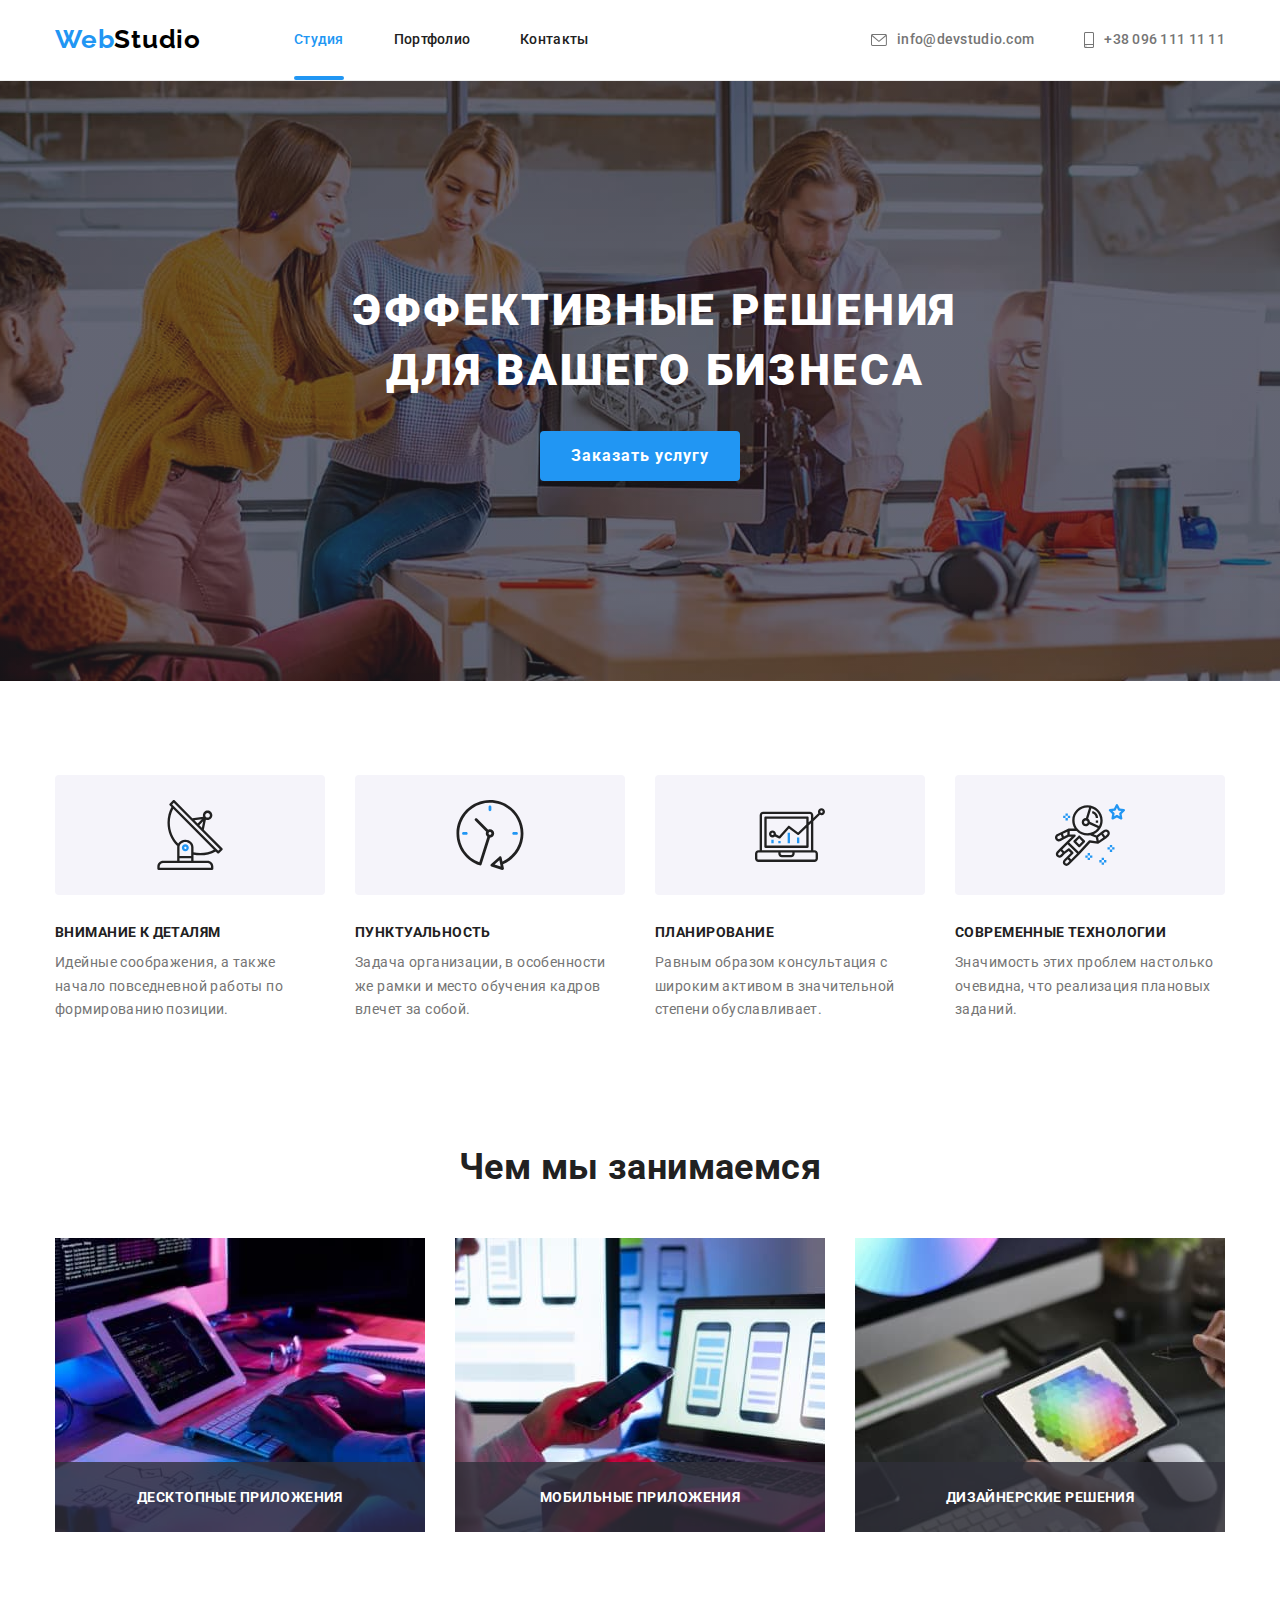
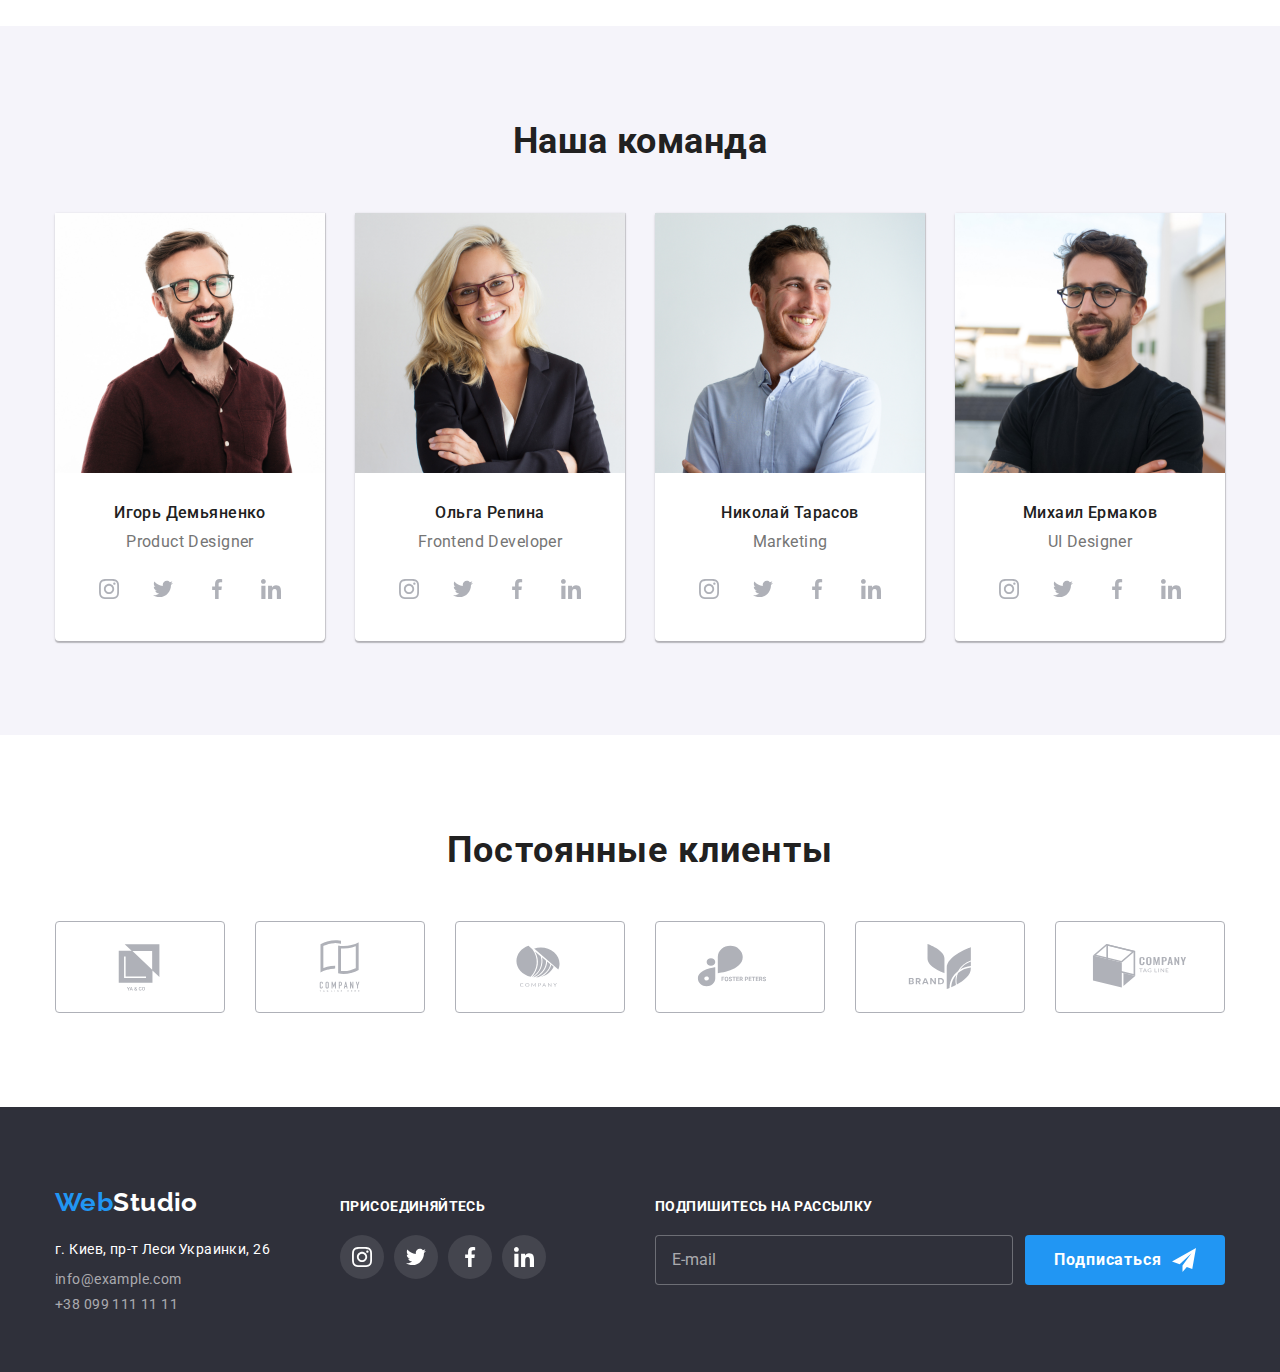
<file: index.html>
<!DOCTYPE html>
<html lang="ru">
<head>
    <meta charset="UTF-8">
    <meta http-equiv="X-UA-Compatible" content="IE=edge">
    <meta name="viewport" content="width=device-width, initial-scale=1.0">
    <title>Home work 7</title>
    <link rel="stylesheet" href="https://cdnjs.cloudflare.com/ajax/libs/modern-normalize/1.1.0/modern-normalize.css" integrity="sha512-Y0MM+V6ymRKN2zStTqzQ227DWhhp4Mzdo6gnlRnuaNCbc+YN/ZH0sBCLTM4M0oSy9c9VKiCvd4Jk44aCLrNS5Q==" crossorigin="anonymous" referrerpolicy="no-referrer" />
   
    <link rel="preconnect" href="https://fonts.googleapis.com">
    <link rel="preconnect" href="https://fonts.gstatic.com" crossorigin>
    <link href="https://fonts.googleapis.com/css2?family=Raleway:wght@700&family=Roboto:wght@400;500;700;900&display=swap"
    rel="stylesheet">
    <link rel="stylesheet" href="./css/main.min.css">

</head>
<body>
    <header class="header">
        <div class="container">
            <nav class="nav">
               <a class=" logo header__logo" href=""><span class="header__logo--color">Web</span>Studio</a>
                <ul class="nav__list list">
                    <li class="nav__item">
                        <a class="nav__link link current" href="./index.html">Студия</a></li>
                    <li class="nav__item">
                        <a class="nav__link link" href="./portfolio.html">Портфолио</a></li>
                    <li class="nav__item">
                        <a class="nav__link link" href="">Контакты</a></li>
                </ul>
            </nav>
             <div class="contacts">
                 <ul class="contacts__list list">
                    <li class="contacts__item">
                        <a class="contacts__link link" href="mailto:info@devstudio.com">
                            <svg class="contacts__icon" width="16" height="12">
                                <use href="./images/icons.svg#icon-envelope"></use>
                            </svg>info@devstudio.com
                        </a>
                    </li>
                    <li class="contacts__item">
                        <a class="contacts__link link" href="tel:+380961111111">
                            <svg class="contacts__icon" width="10" height="16">
                                <use href="./images/icons.svg#icon-smartphone"></use>
                            </svg>+38 096 111 11 11
                        </a>
                    </li>
                </ul>
            </div>
        </div>
    </header>
    <main>
<!-----Hero Start----->
        <section class="hero">
            <div class="container">
                <h1 class="hero__title">Эффективные решения для вашего бизнеса</h1>
                <button class="hero__btn btn" type="button" data-modal-open>Заказать услугу</button>
            </div>
        </section>
<!-------------About Start------------>
        <section class="benefits section">
            <div class="container">
                <ul class="card-list list">
                    <li class="card-list__item">
                            <svg class="card-set__icon" width="70" height="70"><use href="./images/icons.svg#icon-antenna"></use>
                            </svg>
                    </li>
                    <li class="card-list__item">
                            <svg class="card-set__icon" width="70" height="70">
                                 <use href="./images/icons.svg#icon-clock"></use>
                             </svg>
                    </li>
                    <li class="card-list__item">
                            <svg class="card-set__icon" width="70" height="70">
                                <use href="./images/icons.svg#icon-diagram"></use>
                            </svg>
                    </li>
                    <li class="card-list__item">
                            <svg class="card-set__icon" width="70" height="70">
                                <use href="./images/icons.svg#icon-astronaut"></use>
                            </svg>
                    </li>
                </ul>
                <ul class="card-list list">
                    <li class="card-list__item--lower">
                        <h3 class="card-list__title">Внимание к деталям</h3>
                        <p class="card-list__text">Идейные соображения, а также начало повседневной работы по формированию позиции.</p>
                    </li>
                    <li class="card-list__item--lower">
                        <h3 class="card-list__title">Пунктуальность</h3>
                        <p class="card-list__text">Задача организации, в особенности же рамки и место обучения кадров влечет за собой.</p>
                    </li>
                    <li class="card-list__item--lower">
                        <h3 class="card-list__title">Планирование</h3>
                        <p class="card-list__text">Равным образом консультация с широким активом в значительной степени обуславливает.</p>
                    </li>
                    <li class="card-list__item--lower">
                        <h3 class="card-list__title">Современные технологии</h3>
                        <p class="card-list__text">Значимость этих проблем настолько очевидна, что реализация плановых заданий.</p>
                    </li>
                </ul>
            </div>
        </section>
<!------------Opportunities Start------------>
        <section class="directions section">
            <div class="container">
                <h2 class="directions__title">Чем мы занимаемся</h2>
                <ul class="applications-list list">
                    <li class="applications-list__item">
                        <div class="top-wrap">
                            <img src="./images/img1.jpg" width="370" height="294" alt="набор текста с клаватуры">
                            <p class="top-wrap__text">Десктопные приложения</p>
                        </div>
                    </li>
                    <li class="applications-list__item">
                        <div class="top-wrap">
                            <img src="./images/img2.jpg" width="370" height="294" alt="набор контакта с телефона">
                            <p class="top-wrap__text">Мобильные приложения</p>
                        </div>
                    </li>
                    <li class="applications-list__item">
                        <div class="top-wrap">
                            <img src="./images/img3.jpg" width="370" height="294" alt="выбор палитры цветов на планшете">
                            <p class="top-wrap__text">Дизайнерские решения</p>
                        </div>
                    </li>
                </ul>
            </div>
        </section>
<!-------------Our team Start------------>
        <section class="team section">
            <div class="container">
                <h2 class="team__title">Наша команда</h2>
                <ul class="team__list list">
                    <li class="team__item">
                        <img src="./images/img4.jpg" width="270" height="260" alt="фото Игорь">
                        <h3 class="team__title--name">Игорь Демьяненко</h3>
                        <p class="team__text">Product Designer</p>
                        <ul class="soc-list list"> 
                            <li class="soc-list__item">
                                <a href="" class="soc-list__link link">
                                    <svg class="soc-list__icon" width="20" height="20">
                                        <use href="./images/icons.svg#icon-instagram">
                                        </use>
                                    </svg>
                                </a>
                            </li>
                            <li class="soc-list__item">
                                <a href="" class="soc-list__link link">
                                    <svg class="soc-list__icon" width="20" height="20">
                                        <use href="./images/icons.svg#icon-twitter">
                                        </use>
                                    </svg>
                                </a>
                            </li>
                            <li class="soc-list__item">
                                <a href="" class="soc-list__link link">
                                    <svg class="soc-list__icon" width="20" height="20">
                                        <use href="./images/icons.svg#icon-facebook">
                                        </use>
                                    </svg>
                                </a>
                            </li>
                            <li class="soc-list__item">
                                <a href="" class="soc-list__link link">
                                    <svg class="soc-list__icon" width="20" height="20">
                                        <use href="./images/icons.svg#icon-linkedin">
                                        </use>
                                    </svg>
                                </a>
                            </li>
                        </ul> 

                    </li>
                    <li class="team__item">
                        <img src="./images/img5.jpg" width="270" height="260" alt="фото Ольга">
                        <h3 class="team__title--name">Ольга Репина</h3>
                        <p class="team__text">Frontend Developer</p>
                        <ul class="soc-list list"> 
                            <li class="soc-list__item">
                                <a href="" class="soc-list__link link">
                                    <svg class="soc-list__icon" width="20" height="20">
                                        <use href="./images/icons.svg#icon-instagram"></use>
                                    </svg>
                                </a>
                            </li>
                            <li class="soc-list__item">
                                <a href="" class="soc-list__link link">
                                    <svg class="soc-list__icon" width="20" height="20">
                                        <use href="./images/icons.svg#icon-twitter"></use>
                                    </svg>
                                </a>
                            </li>
                            <li class="soc-list__item">
                                <a href="" class="soc-list__link link">
                                    <svg class="soc-list__icon" width="20" height="20">
                                        <use href="./images/icons.svg#icon-facebook"></use>
                                    </svg>
                                </a>
                            </li>
                            <li class="soc-list__item">
                                <a href="" class="soc-list__link link">
                                    <svg class="soc-list__icon" width="20" height="20">
                                        <use href="./images/icons.svg#icon-linkedin"></use>
                                    </svg>
                                </a>
                            </li>
                        </ul> 
                    </li>
                    <li class="team__item">
                        <img src="./images/img6.jpg" width="270" height="260" alt="фото Николай">
                        <h3 class="team__title--name">Николай Тарасов</h3>
                        <p class="team__text">Marketing</p>
                        <ul class="soc-list list"> 
                            <li class="soc-list__item">
                                <a href="" class="soc-list__link link">
                                    <svg class="soc-list__icon" width="20" height="20">
                                        <use href="./images/icons.svg#icon-instagram"></use>
                                    </svg>
                                </a>
                            </li>
                            <li class="soc-list__item">
                                <a href="" class="soc-list__link link">
                                    <svg class="soc-list__icon" width="20" height="20">
                                        <use href="./images/icons.svg#icon-twitter"></use>
                                    </svg>
                                </a>
                            </li>
                            <li class="soc-list__item">
                                <a href="" class="soc-list__link link">
                                    <svg class="soc-list__icon" width="20" height="20">
                                        <use href="./images/icons.svg#icon-facebook"></use>
                                    </svg>
                                </a>
                            </li>
                            <li class="soc-list__item">
                                <a href="" class="soc-list__link link">
                                    <svg class="soc-list__icon" width="20" height="20">
                                        <use href="./images/icons.svg#icon-linkedin"></use>
                                    </svg>
                                </a>
                            </li>
                        </ul> 
                        </li>
                    <li class="team__item">
                        <img src="images/img7.jpg" width="270" height="260" alt="фото Михаил">
                        <h3 class="team__title--name">Михаил Ермаков</h3>
                        <p class="team__text">UI Designer</p>
                        <ul class="soc-list list"> 
                            <li class="soc-list__item">
                                <a href="" class="soc-list__link link">
                                    <svg class="soc-list__icon" width="20" height="20">
                                        <use href="./images/icons.svg#icon-instagram"></use>
                                    </svg>
                                </a>
                            </li>
                            <li class="soc-list__item">
                                <a href="" class="soc-list__link link">
                                    <svg class="soc-list__icon" width="20" height="20">
                                        <use href="./images/icons.svg#icon-twitter"></use>
                                    </svg>
                                </a>
                            </li>
                            <li class="soc-list__item">
                                <a href="" class="soc-list__link link">
                                    <svg class="soc-list__icon" width="20" height="20">
                                        <use href="./images/icons.svg#icon-facebook"></use>
                                    </svg>
                                </a>
                            </li>
                            <li class="soc-list__item">
                                <a href="" class="soc-list__link link">
                                    <svg class="soc-list__icon" width="20" height="20">
                                        <use href="./images/icons.svg#icon-linkedin"></use>
                                    </svg>
                                </a>
                            </li>
                        </ul> 
                     </li>
                </ul>
            </div>
        </section>
<!-----------------Clients start--------------------->  
        <section class="clients section">
            <div class="container">
                <h2 class="clients__title">Постоянные клиенты</h2>
                <ul class="clients__list list">
                   <li class="clients__item"> 
                       <a href="" class="clients__link link">
                        <svg class="clients__icon" width="106" height="60">
                            <use href="./images/icons.svg#icon-Logo-1"></use>
                        </svg>
                       </a>

                   </li>
                   <li class="clients__item">
                    <a href="" class="clients__link link">
                        <svg class="clients__icon" width="106" height="60">
                            <use href="./images/icons.svg#icon-Logo-2"></use>
                        </svg>
                    </a>
                   </li>
                   <li class="clients__item">
                    <a href="" class="clients__link link">
                        <svg class="clients__icon" width="106" height="60">
                            <use href="./images/icons.svg#icon-Logo-3"></use>
                        </svg>
                    </a>
                   </li>
                   <li class="clients__item">
                    <a href="" class="clients__link link">
                        <svg class="clients__icon" width="106" height="60">
                            <use href="./images/icons.svg#icon-Logo-4"></use>
                        </svg>
                    </a>
                   </li>
                   <li class="clients__item">
                    <a href="" class="clients__link link">
                        <svg class="clients__icon" width="106" height="60">
                            <use href="./images/icons.svg#icon-Logo-5"></use>
                        </svg>
                    </a>
                   </li>
                   <li class="clients__item">
                    <a href="" class="clients__link link">
                        <svg class="clients__icon" width="106" height="60">
                            <use href="./images/icons.svg#icon-Logo-6"></use>
                        </svg>
                    </a>
                   </li>
               </ul>
            </div>
        </section>
<!-----FOOTER----->
    </main>
    <footer class="footer">
        <div class="footer__container container">
            <div class="footer__contacts">
                <a class="logo footer__logo" href=""><span class="header__logo--color">Web</span>Studio</a>
                <address class="footer__contacts">
                    <ul class="footer__list list">
                        <li class="footer__item">
                            <a class="footer__link link" href="https://goo.gl/maps/iAdEvqvcPD2PK2Wz8"
                            target="_blank"
                            rel="noopener nofollow noreferrer">г. Киев, пр-т Леси Украинки, 26</a>
                        </li>
                        <li class="footer__item"><a class="footer__link--contacts link" href="mailto:info@example.com">info@example.com</a></li>
                        <li class="footer__item"><a class="footer__link--contacts link" href="tel:+380991111111">+38 099 111 11 11</a></li>
                    </ul>
                </address>
            </div>

            <div class="footer-soc">
                <p class="footer-soc__title">Присоединяйтесь</p>
                <ul class="footer-soc__list list"> 
                    <li class="footer-soc__item">
                        <a href="" class="footer-soc__link link">
                            <svg class="footer-soc__icon" width="20" height="20">
                                <use href="./images/icons.svg#icon-instagram"></use>
                            </svg>
                        </a>
                    </li>
                    <li class="footer-soc__item">
                        <a href="" class="footer-soc__link link">
                            <svg class="footer-soc__icon" width="20" height="20">
                                <use href="./images/icons.svg#icon-twitter"></use>
                            </svg>
                        </a>
                    </li>
                    <li class="footer-soc__item">
                        <a href="" class="footer-soc__link link">
                            <svg class="footer-soc__icon" width="20" height="20">
                                <use href="./images/icons.svg#icon-facebook"></use>
                            </svg>
                        </a>
                    </li>
                    <li class="footer-soc__item">
                        <a href="" class="footer-soc__link link">
                            <svg class="footer-soc__icon" width="20" height="20">
                                <use href="./images/icons.svg#icon-linkedin"></use>
                            </svg>
                        </a>
                    </li>
                </ul> 
             </div>
             <div class="footer-mail">
                <p class="footer-mail__title">Подпишитесь на рассылку</p>
                                
                <form class="footer-form"> 
                    <label for="user-email"></label>
                    <input
                        type="email"
                        class="footer-form__input"
                        name="user-email"
                        placeholder="E-mail"
                        id="c"
                        />
                    <button type="submit" class="footer-btn">Подписаться</button>

                </form>

             </div>
        </div>
    </footer>
    <div class="backdrop is-hidden" data-modal>
        <div class="modal">
          <button type="button" class="modal__close-btn" data-modal-close>
            <svg class="modal__close-icon" width="18" height="18">
              <use href="./images/icons.svg#icon-close-black"></use>
            </svg>
          </button>
          <p class="modal__title">Оставьте свои данные, мы вам перезвоним</p>

          <form>
                <div class="modal__field">
                <label class="modal__label">Имя</label>
                <div class="modal__input-wrap">
                        <input
                            type="text"
                            class="modal__input"
                            name="user-name"
                            placeholder=" "
                            required
                            minlength="2"
                        />
                        <svg class="modal__icon" width="18" height="18">
                        <use href="./images/icons.svg#icon-person"></use>
                        </svg>
                    </div>
                </div>
                <div class="modal__field">
                <label for="user-tel" class="modal__label">Телефон</label>
                <div class="modal__input-wrap">
                        <input
                        type="tel"
                        class="modal__input"
                        name="user-tel"
                        placeholder=" "
                        required
                        id="user-tel" />
                        <svg class="modal__icon" width="18" height="18">
                        <use href="./images/icons.svg#icon-phone"></use>
                        </svg>
                    </div>
                </div>
                <div class="modal__field">
                <label for="user-email" class="modal__label">Почта</label>
                <div class="modal__input-wrap">
                    <input
                    type="email"
                    class="modal__input"
                    name="user-email"
                    placeholder=" "
                    id="user-email"
                    />
                    <svg class="modal__icon" width="18" height="18">
                    <use href="./images/icons.svg#icon-email"></use>
                    </svg>
                </div>
                </div>
                <div class="modal__field">
                <label for="user-text" class="modal__label">Комментарий</label>
                <textarea
                    name="user-text"
                    id="user-text"
                    class="modal__text"
                    placeholder="Введите текст"
                ></textarea>
                </div>
                <div class="modal__field">
                    <input
                      type="checkbox"
                      name="privacy"
                      value="true"
                      class="modal__check visually-hidden"
                      id="privacy"
                    />
                        <label for="privacy" class="modal__check-text"> 
                        <span>
                            <svg class="modal__check-icon" width="11" height="8">
                              <use href="./images/icons.svg#icon-check"></use>
                            </svg>
                        </span>            
                        Соглашаюсь с рассылкой и принимаю <a href="" class="modal__check-link" >Условия договора</a></label>
                         
                  </div>
        

                <button type="submit" class="modal__check-btn">Отправить</button>
            </form>
        </div>
    </div>
    <script src="./js/modal.js"></script>
</body>
</html>
</file>
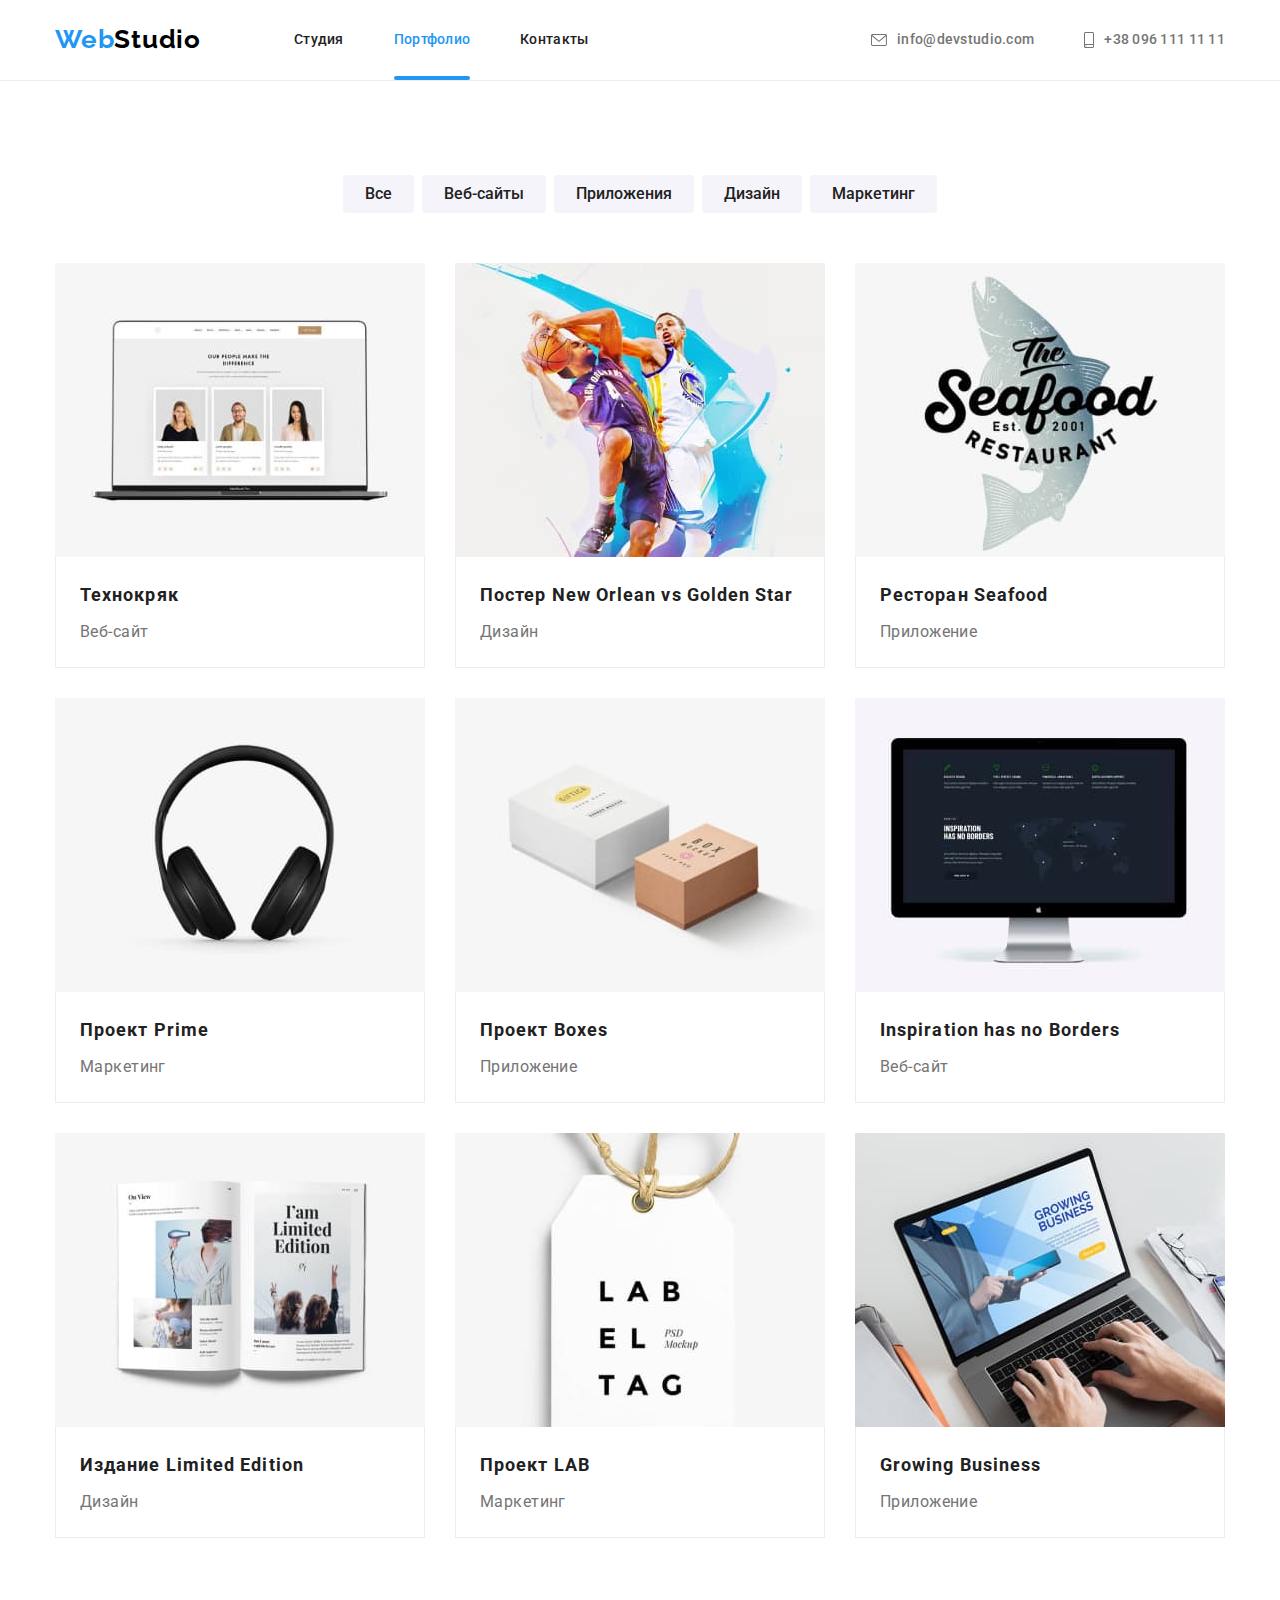
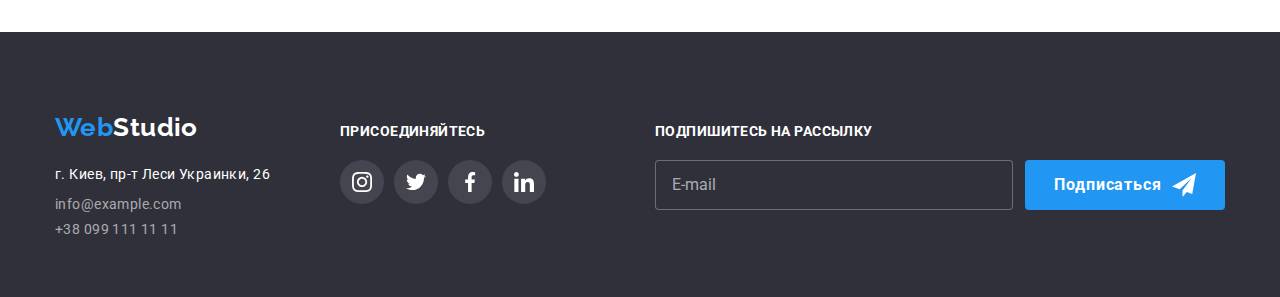
<file: portfolio.html>
<!DOCTYPE html>
<html lang="ru">
<head>
    <meta charset="UTF-8">
    <meta http-equiv="X-UA-Compatible" content="IE=edge">
    <meta name="viewport" content="width=device-width, initial-scale=1.0">
    <title>Home work 7</title>
    <link rel="stylesheet" href="https://cdnjs.cloudflare.com/ajax/libs/modern-normalize/1.1.0/modern-normalize.css" integrity="sha512-Y0MM+V6ymRKN2zStTqzQ227DWhhp4Mzdo6gnlRnuaNCbc+YN/ZH0sBCLTM4M0oSy9c9VKiCvd4Jk44aCLrNS5Q==" crossorigin="anonymous" referrerpolicy="no-referrer" />
    
    <link rel="preconnect" href="https://fonts.googleapis.com">
    <link rel="preconnect" href="https://fonts.gstatic.com" crossorigin>
    <link href="https://fonts.googleapis.com/css2?family=Raleway:wght@700&family=Roboto:wght@400;500;700;900&display=swap"
        rel="stylesheet">
    <link rel="stylesheet" href="./css/main.min.css">
</head>
<body>
    <header class="header">
        <div class="container">
            <nav class="nav">
               <a class=" logo header__logo" href=""><span class="header__logo--color">Web</span>Studio</a>
                <ul class="nav__list list">
                    <li class="nav__item">
                        <a class="nav__link link" href="./index.html">Студия</a></li>
                    <li class="nav__item">
                        <a class="nav__link link current" href="./portfolio.html">Портфолио</a></li>
                    <li class="nav__item">
                        <a class="nav__link link" href="">Контакты</a></li>
                </ul>
            </nav>
             <div class="contacts">
                 <ul class="contacts__list list">
                    <li class="contacts__item">
                        <a class="contacts__link link" href="mailto:info@devstudio.com">
                            <svg class="contacts__icon" width="16" height="12">
                                <use href="./images/icons.svg#icon-envelope"></use>
                            </svg>info@devstudio.com
                        </a>
                    </li>
                    <li class="contacts__item">
                        <a class="contacts__link link" href="tel:+380961111111">
                            <svg class="contacts__icon" width="10" height="16">
                                <use href="./images/icons.svg#icon-smartphone"></use>
                            </svg>+38 096 111 11 11
                        </a>
                    </li>
                </ul>
            </div>
        </div>
    </header>

<main>
<section class="projects section">
    <div class="container">
        <h1 class="projects__title" hidden>Проекты</h1>
        <ul class="projects__list--btn list">
            <li class="projects__item--btn"><button class="projects__btn btn" type="button">Все</button></li>
            <li class="projects__item--btn"><button class="projects__btn btn" type="button">Веб-сайты</button></li>
            <li class="projects__item--btn"><button class="projects__btn btn" type="button">Приложения</button></li>
            <li class="projects__item--btn"><button class="projects__btn btn" type="button">Дизайн</button></li>
            <li class="projects__item--btn"><button class="projects__btn btn" type="button">Маркетинг</button></li>
        </ul>
        <ul class="projects__list list">
            <li class="projects__item">
                <a class="projects__link link" href="./portfolio.html"> 
                    <div class="projects__top-wrap">
                        <img src="./images/project1.jpg" width="370" height="294" alt="Фото проект 1">
                        <p class="projects__top-text">Ресурс предлагает комплексные предложения с разным уровнем функционала и сервисов. Все это позволит посетителю получить исчерпывающие сведения о компании или частном лице.</p>
                    </div>
                    <div class="projects__container-name">
                        <h2 class="projects__name">Технокряк</h2>
                        <p class="projects__text">Веб-сайт</p>
                    </div>
                    
                </a>
            </li>
                
            <li class="projects__item">
                <a class="projects__link link" href="./portfolio.html">
                    <div class="projects__top-wrap">
                        <img src="./images/project2.jpg" width="370" height="294" alt="Фото проект 2">
                        <p class="projects__top-text">Ресурс предлагает комплексные предложения с разным уровнем функционала и сервисов. Все это позволит посетителю получить исчерпывающие сведения о компании или частном лице.</p>
                    </div>
                    <div class="projects__container-name">
                        <h2 class="projects__name">Постер New Orlean vs Golden Star</h2>
                        <p class="projects__text">Дизайн</p>
                    </div>
                </a>
            </li>
            <li class="projects__item">
                <a class="projects__link link" href="./portfolio.html">
                    <div class="projects__top-wrap">
                        <img src="./images/project3.jpg" width="370" height="294" alt="Фото проект 3">
                        <p class="projects__top-text">Ресурс предлагает комплексные предложения с разным уровнем функционала и сервисов. Все это позволит посетителю получить исчерпывающие сведения о компании или частном лице.</p>
                     </div>
                    <div class="projects__container-name">
                        <h2 class="projects__name">Ресторан Seafood</h2>
                        <p class="projects__text">Приложение</p>
                    </div>
                </a>
            </li>
            <li class="projects__item">
                <a class="projects__link link" href="./portfolio.html">
                    <div class="projects__top-wrap">
                        <img src="./images/project4.jpg" width="370" height="294" alt="Фото проект 4">
                        <p class="projects__top-text">Ресурс предлагает комплексные предложения с разным уровнем функционала и сервисов. Все это позволит посетителю получить исчерпывающие сведения о компании или частном лице.</p>
                    </div>
                    <div class="projects__container-name">
                        <h2 class="projects__name">Проект Prime</h2>
                        <p class="projects__text">Маркетинг</p>
                    </div>
                </a>
            </li>
            <li class="projects__item">
                <a class="projects__link link" href="./portfolio.html">
                    <div class="projects__top-wrap">
                        <img src="./images/project5.jpg" width="370" height="294" alt="Фото проект 5">
                        <p class="projects__top-text">Ресурс предлагает комплексные предложения с разным уровнем функционала и сервисов. Все это позволит посетителю получить исчерпывающие сведения о компании или частном лице.</p>
                    </div>
                    <div class="projects__container-name">
                        <h2 class="projects__name">Проект Boxes</h2>
                        <p class="projects__text">Приложение</p>
                    </div>
                </a>
            </li>
            <li class="projects__item">
                <a class="projects__link link" href="./portfolio.html">
                    <div class="projects__top-wrap">
                        <img src="./images/project6.jpg" width="370" height="294" alt="Фото проект 6">
                        <p class="projects__top-text">Ресурс предлагает комплексные предложения с разным уровнем функционала и сервисов. Все это позволит посетителю получить исчерпывающие сведения о компании или частном лице.</p>
                    </div>
                    <div class="projects__container-name">
                        <h2 class="projects__name">Inspiration has no Borders</h2>
                        <p class="projects__text">Веб-сайт</p>
                    </div>
                </a>
            </li>
            <li class="projects__item">
                <a class="projects__link link" href="./portfolio.html">
                    <div class="projects__top-wrap">
                        <img src="./images/project7.jpg" width="370" height="294" alt="Фото проект 7">
                        <p class="projects__top-text">Ресурс предлагает комплексные предложения с разным уровнем функционала и сервисов. Все это позволит посетителю получить исчерпывающие сведения о компании или частном лице.</p>
                    </div>
                    <div class="projects__container-name">
                        <h2 class="projects__name">Издание Limited Edition</h2>
                        <p class="projects__text">Дизайн</p>
                    </div>
                </a>
            </li>
            <li class="projects__item">
                <a class="projects__link link" href="./portfolio.html">
                    <div class="projects__top-wrap">
                        <img src="./images/project8.jpg" width="370" height="294" alt="Фото проект 8">
                        <p class="projects__top-text">Ресурс предлагает комплексные предложения с разным уровнем функционала и сервисов. Все это позволит посетителю получить исчерпывающие сведения о компании или частном лице.</p>
                    </div>
                    <div class="projects__container-name">
                        <h2 class="projects__name">Проект LAB</h2>
                        <p class="projects__text">Маркетинг</p>
                    </div>
                </a>
            </li>
            <li class="projects__item">
                <a class="projects__link link" href="./portfolio.html">
                    <div class="projects__top-wrap">
                        <img src="./images/project9.jpg"  width="370" height="294" alt="Фото проект 9">
                        <p class="projects__top-text">Ресурс предлагает комплексные предложения с разным уровнем функционала и сервисов. Все это позволит посетителю получить исчерпывающие сведения о компании или частном лице.</p>
                    </div>
                    <div class="projects__container-name">
                        <h2 class="projects__name">Growing Business</h2>
                        <p class="projects__text">Приложение</p>
                    </div>
                </a>
            </li>
        </ul>
    </div>
</section>

</main>

<footer class="footer">
    <div class="footer__container container">
        <div class="footer__contacts">
            <a class="logo footer__logo" href=""><span class="header__logo--color">Web</span>Studio</a>
            <address class="footer__contacts">
                <ul class="footer__list list">
                    <li class="footer__item">
                        <a class="footer__link link" href="https://goo.gl/maps/iAdEvqvcPD2PK2Wz8"
                        target="_blank"
                        rel="noopener nofollow noreferrer">г. Киев, пр-т Леси Украинки, 26</a>
                    </li>
                    <li class="footer__item"><a class="footer__link--contacts link" href="mailto:info@example.com">info@example.com</a></li>
                    <li class="footer__item"><a class="footer__link--contacts link" href="tel:+380991111111">+38 099 111 11 11</a></li>
                </ul>
            </address>
        </div>

        <div class="footer-soc">
            <p class="footer-soc__title">Присоединяйтесь</p>
            <ul class="footer-soc__list list"> 
                <li class="footer-soc__item">
                    <a href="" class="footer-soc__link link">
                        <svg class="footer-soc__icon" width="20" height="20">
                            <use href="./images/icons.svg#icon-instagram"></use>
                        </svg>
                    </a>
                </li>
                <li class="footer-soc__item">
                    <a href="" class="footer-soc__link link">
                        <svg class="footer-soc__icon" width="20" height="20">
                            <use href="./images/icons.svg#icon-twitter"></use>
                        </svg>
                    </a>
                </li>
                <li class="footer-soc__item">
                    <a href="" class="footer-soc__link link">
                        <svg class="footer-soc__icon" width="20" height="20">
                            <use href="./images/icons.svg#icon-facebook"></use>
                        </svg>
                    </a>
                </li>
                <li class="footer-soc__item">
                    <a href="" class="footer-soc__link link">
                        <svg class="footer-soc__icon" width="20" height="20">
                            <use href="./images/icons.svg#icon-linkedin"></use>
                        </svg>
                    </a>
                </li>
            </ul> 
         </div>
         <div class="footer-mail">
            <p class="footer-mail__title">Подпишитесь на рассылку</p>
                            
            <form class="footer-form"> 
                <label for="user-email"></label>
                <input
                    type="email"
                    class="footer-form__input"
                    name="user-email"
                    placeholder="E-mail"
                    id="c"
                    />
                <button type="submit" class="footer-btn">Подписаться</button>

            </form>

         </div>
    </div>
</footer>
    
</body>
</html>
</file>
<file: css/main.min.css>
:root{--body-background-color: #FFFFFF;--header-background-color:#ECECEC;--header-logo-color:#000000;--main-title-color:#212121;--second-title-color:#757575;--accent-color:#2196F3;--hero-title-color:#FFFFFF;--hero-btn-color:#188ce8;--hero-background-color:#2F303A;--team-background-color:#F5F4FA;--team-item-background-color:#FFFFFF;--footer-background-color:#2F303A;--footer-link-color: rgba(255, 255, 255, 0.6);--projects-btn-background-color: #F5F4FA;--projects-item-background-color:#EEEEEE;--typical-padding: 94px}p,h1,h2,h3,h4,h5,h6{margin:0}ul,ol{margin:0;padding-left:0}button{cursor:pointer}img{display:block}body{font-family:"Roboto",sans-serif;font-size:14px;letter-spacing:.03em;color:var(--main-title-color);background-color:var(--body-background-color)}.section{padding-top:var(--typical-padding);padding-bottom:var(--typical-padding)}.list{list-style:none}.link,.logo{text-decoration:none}.visually-hidden{position:absolute;width:1px;height:1px;margin:-1px;border:0;padding:0;white-space:nowrap;clip-path:inset(100%);clip:rect(0 0 0 0);overflow:hidden}.projects__top-text,.projects__btn,.footer-btn,.footer-soc__link,.footer__link,.clients__link,.soc-list__link,.hero__btn,.contacts__link,.nav__link,.modal__check-btn,.modal__text,.modal__input,.modal__icon,.modal__close-icon{transition-duration:250ms;transition-timing-function:cubic-bezier(0.4, 0, 0.2, 1);transition-delay:0ms}.container,.card-set{width:1200px;margin:0 auto;padding-left:15px;padding-right:15px}.modal{width:528px;min-height:581px;background-color:var(--body-background-color);border-radius:4px;box-shadow:0px 2px 1px 0px rgba(0,0,0,.2),0px 1px 1px 0px rgba(0,0,0,.14),0px 1px 3px 0px rgba(0,0,0,.12);position:absolute;top:50%;left:50%;transform:translate(-50%, -50%) scale(1) rotate(0);transition:transform 250ms;padding:40px 39px 40px 41px}.modal__close-icon{fill:#000;transition-property:fill}.backdrop{width:100%;height:100%;background-color:rgba(25,28,38,.476);position:fixed;top:0;transition:opacity 250ms,visibility 250ms}.backdrop.is-hidden .modal{transform:translate(-50%, -50%) scale(0) rotate(0deg)}.modal__close-btn{width:30px;height:30px;border:1px solid rgba(0,0,0,.1);border-radius:50%;background-color:rgba(0,0,0,0);position:absolute;top:8px;right:8px;display:flex;align-items:center;justify-content:center;padding:0}.modal__close-icon:hover,.modal__close-icon:focus{fill:var(--accent-color)}.is-hidden{visibility:hidden;opacity:0;pointer-events:none}.modal__title{text-align:center;font-size:20px;font-weight:700;margin-bottom:12px}.modal__field{margin-bottom:10px}.modal__input-wrap{position:relative}.modal__icon{position:absolute;left:12px;top:50%;transform:translateY(-50%);transition-property:fill}.modal__input{width:100%;height:40px;border:1px solid rgba(33,33,33,.2);border-radius:4px;padding-left:42px;color:#000;outline:none;transition-property:border-color}.modal__input::placeholder{color:rgba(117,117,117,.5);font-size:12px}.modal__input:focus{border-color:var(--accent-color)}.modal__input:focus+.modal__icon{fill:var(--accent-color)}.modal__label{font-size:12px;color:var(--second-title-color);margin-bottom:4px;display:block}.modal__text{width:100%;height:120px;font-size:14px;color:rgba(117,117,117,.5);border:1px solid rgba(33,33,33,.2);border-radius:4px;padding:12px 16px 12px 16px;resize:none;outline:none;transition-property:border-color}.modal__text::placeholder{color:rgba(117,117,117,.5);font-size:12px}.modal__text:focus{border-color:var(--accent-color)}.modal__check-text{color:var(--second-title-color);font-size:14px;margin-right:3px;margin-top:20px;display:flex;justify-content:center;align-items:center}.modal__check-link{color:#2196f3;font-size:14px;padding-left:3px}.modal__check-text span{width:16px;height:15px;border:2px solid #090b13;border-radius:3px;margin-right:5px;display:flex;align-items:center;justify-content:center}.modal__check-icon{fill:rgba(0,0,0,0)}.modal__check:checked+.modal__check-text span{background-color:var(--accent-color);border:none}.modal__check:checked+.modal__check-text .modal__check-icon{fill:#fff}.modal__check-btn{font-family:inherit;background-color:var(--accent-color);font-weight:700;font-size:16px;line-height:1.88;letter-spacing:.06em;text-align:center;color:var(--hero-title-color);min-width:200px;height:50px;border-radius:4px;box-shadow:0px 4px 4px 0px rgba(0,0,0,.15);margin:0 auto;display:block;margin-top:30px;border:none;transition-property:background-color}.modal__check-btn:hover,.modal__check-btn:focus{background-color:var(--hero-btn-color)}.header__logo--color{color:var(--accent-color)}.header{background-color:var(--hero-title-color);border-bottom:1px solid var(--header-background-color)}.nav{display:flex;align-items:center}.header__logo{font-family:"Raleway";font-weight:700;font-size:26px;line-height:1.19;letter-spacing:.03em;color:var(--header-logo-color);width:145px;height:31px;margin-right:94px}.header .container{display:flex;align-items:center}.nav__list,.contacts__list{display:flex;align-items:center}.nav__item,.contacts__item:not(:last-child){margin-right:50px}.nav__link:hover,.nav__link:focus{color:var(--accent-color)}.contacts__link:hover,.contacts__link:focus{color:var(--accent-color)}.contacts{margin-left:auto}.nav__link{font-weight:500;line-height:1.14;letter-spacing:.02em;color:var(--main-title-color);display:block;padding-top:32px;padding-bottom:32px;position:relative;transition-property:color}.current{color:var(--accent-color)}.nav__link.current:after{content:"";position:absolute;width:100%;height:4px;background-color:var(--accent-color);border-radius:2px;left:0;bottom:0}.contacts__link{font-weight:500;line-height:1.14;letter-spacing:.02em;color:var(--second-title-color);display:flex;align-items:center;justify-content:center;transition-property:color}.contacts__icon{fill:currentColor;margin-right:10px}.hero .container{width:696px;margin:0 auto}.hero{background-color:var(--hero-background-color);max-width:1600px;background-image:linear-gradient(rgba(47, 48, 58, 0.4), rgba(47, 48, 58, 0.4)),url(../images/hero-bg.jpg);background-repeat:no-repeat;background-position:center;background-size:cover;margin:0 auto;padding-top:200px;padding-bottom:200px}.hero__title{font-weight:900;font-size:44px;line-height:1.36;text-align:center;letter-spacing:.06em;text-transform:uppercase;color:var(--hero-title-color);width:696px;margin:0 auto;margin-bottom:30px}.hero__btn:hover,.hero__btn:focus{background-color:var(--hero-btn-color)}.hero__btn{font-family:inherit;background-color:var(--accent-color);font-weight:700;font-size:16px;line-height:1.88;text-align:center;letter-spacing:.06em;color:var(--hero-title-color);min-width:200px;height:50px;border-radius:4px;margin:0 auto;display:block;margin-top:30px;border:none;transition-property:background-color}.btn{cursor:pointer}.benefits{background-color:var(--hero-title-color)}.card-list{display:flex;justify-content:center;margin-bottom:30px}.card-list__item{background-color:#f5f4fa;width:270px;height:120px;border:1px solid none;border-radius:4px;display:flex;align-items:center;justify-content:center;color:#afb1b8}.card-list__item:not(:last-child){margin-right:30px}.card-list{display:flex}.card-list__item--lower:not(:last-child){margin-right:30px;max-width:270px}.benefits__title,.card-list__title{font-weight:700;font-size:14px;line-height:1.14;letter-spacing:.03em;text-transform:uppercase;color:var(--main-title-color);margin-bottom:10px}.card-list__text{line-height:1.71;color:var(--second-title-color)}.directions{background-color:var(--hero-title-color);padding-top:0}.applications-list{display:flex}.applications-list__item:not(:first-child){margin-left:30px}.directions__title{font-weight:700;font-size:36px;line-height:1.17;text-align:center;color:var(--main-title-color);margin-bottom:50px}.top-wrap{position:relative}.top-wrap__text{font-weight:700;font-size:14px;line-height:1.14;letter-spacing:.03em;text-transform:uppercase;display:flex;justify-content:center;align-items:center;position:absolute;width:100%;height:70px;top:224px;color:var(--body-background-color);background-color:rgba(47,48,58,.8);font-size:14px;line-height:1.55}.team{background-color:var(--team-background-color)}.team__list{display:flex}.team__title{font-weight:700;font-size:36px;line-height:1.17;text-align:center;color:var(--main-title-color);margin-bottom:50px}.team__item{background-color:var(--team-item-background-color);border-bottom-right-radius:4px;border-bottom-left-radius:4px;box-shadow:0px 2px 1px 0px rgba(0,0,0,.2),1px 0px 1px 0px rgba(0,0,0,.14),0px 1px 3px 0px rgba(0,0,0,.12)}.team__item:not(:first-child){margin-left:30px}.team__title--name{font-weight:500;font-size:16px;line-height:1.19;text-align:center;color:var(--main-title-color);margin-top:30px}.team__text{font-size:16px;line-height:1.19;text-align:center;color:var(--second-title-color);margin-top:10px;margin-bottom:16px}.soc-list{display:flex;justify-content:center;margin-bottom:30px}.soc-list__item{width:44px;height:44px;margin-right:10px}.soc-list__item:last-child{margin-right:0}.soc-list__link{width:100%;height:100%;background-color:#fff;border-radius:50%;display:flex;align-items:center;justify-content:center;color:#afb1b8;transition-property:background-color,color}.soc-list__icon{fill:currentColor}.soc-list__link:hover,.soc-list__link:focus{background-color:#2196f3;color:#fff}.clients{background-color:var(--hero-title-color)}.clients__title{font-weight:700;font-size:36px;line-height:1.17;letter-spacing:.03em;text-align:center;letter-spacing:.03em}.clients__list{display:flex;justify-content:center;margin-top:50px}.clients__item{width:170px;height:92px}.clients__item:not(:last-child){margin-right:30px}.clients__link{width:100%;height:100%;display:flex;align-items:center;justify-content:center;border:1px solid #afb1b8;border-radius:4px;color:#afb1b8;transition-property:border-color,color}.clients__link:hover,.clients__link:focus{color:#2196f3;border-color:#2196f3}.clients__icon{fill:currentColor}.footer{background-color:var(--footer-background-color);padding-top:60px;padding-bottom:60px}.footer__container{display:flex;align-items:baseline}.footer__logo{font-family:"Raleway";font-weight:700;font-size:26px;line-height:1.19;color:var(--hero-title-color);width:145px;height:31px}.footer__contacts{font-style:normal;margin-top:20px}.footer__item:not(:last-child){margin-bottom:9px}.footer__link{line-height:1.71;color:var(--hero-title-color);transition-property:color}.footer__link:hover,.footer__link:focus{color:var(--accent-color)}.footer__link--contacts{color:var(--footer-link-color)}.footer__link--contacts:hover,.footer__link--contacts:focus{color:var(--accent-color)}.footer-soc{margin-left:70px}.footer-soc__title,.footer-mail__title{font-weight:700;font-size:14px;line-height:1.14;letter-spacing:.03em;text-transform:uppercase;text-align:left;color:var(--body-background-color)}.footer-soc__list{display:flex;justify-content:center;margin-top:20px}.footer-soc__item{width:44px;height:44px;margin-right:10px}.footer-soc__item:last-child{margin-right:0}.footer-soc__link{width:100%;height:100%;background-color:rgba(255,255,255,.1);border-radius:50%;display:flex;align-items:center;justify-content:center;color:var(--body-background-color);transition-property:background-color,color}.footer-soc__icon{fill:currentColor}.footer-soc__link:hover,.footer-soc__link:focus{background-color:#2196f3;color:#fff}.footer-mail{margin-left:auto}.footer-mail__title{margin-bottom:20px}.footer-form{display:flex;align-items:center}.footer-form__input{width:358px;height:50px;border:1px solid rgba(255,255,255,.3);border-radius:4px;opacity:1;outline:none;padding-left:16px;background-color:#2f303a;color:rgba(255,255,255,.6);margin-right:12px}.footer-form__input::placeholder{color:rgba(255,255,255,.6);font-size:16px}.footer-btn:hover,.footer-btn:focus{background-color:var(--hero-btn-color)}.footer-btn{font-family:inherit;background-color:var(--accent-color);font-weight:700;font-size:16px;line-height:1.88;letter-spacing:.06em;text-align:center;letter-spacing:.06em;color:var(--hero-title-color);min-width:200px;height:50px;border-radius:4px;display:flex;align-items:center;justify-content:center;margin:0 auto;border:none;transition-property:background-color}.footer-btn::after{content:"";width:24px;height:24px;background-image:url(../images/icon\ send.svg);background-repeat:no-repeat;background-position:center;margin-left:10px}.projects__btn:hover,.projects__btn:focus{background-color:#2196f3;color:var(--hero-title-color);box-shadow:0px 2px 2px rgba(0,0,0,.12),2px 0px 1px rgba(0,0,0,.08),1px 0px 3px rgba(0,0,0,.1)}.projects__btn{font-family:inherit;font-weight:500;font-size:16px;line-height:1.62;text-align:center;color:var(--main-title-color);background-color:var(--projects-btn-background-color);border:none;border-radius:4px;padding-left:22px;padding-right:22px;padding-top:6px;padding-bottom:6px;transition-property:background-color,color,box-shadow}.projects__list--btn{display:flex;justify-content:center;margin-bottom:50px}.projects__item--btn:not(:first-child){margin-left:8px}.projects__list{display:flex;flex-wrap:wrap;gap:30px}.projects__item{background-color:var(--projects-item-background-color)}.projects__item:hover .projects__top-text{transform:translateY(0)}.projects__top-wrap{position:relative;overflow:hidden}.projects__top-text{position:absolute;top:0;color:var(--body-background-color);background-color:rgba(33,150,243,.9);font-size:18px;line-height:1.55;padding:63px 24px 63px 24px;height:100%;transform:translateY(101%)}.projects__link{display:block}.projects__link:hover,.projects__link:focus{box-shadow:0px 4px 6px 0px rgba(0,0,0,.25),0px 4px 4px 0px rgba(0,0,0,.06),1px 0px 1px 0px rgba(0,0,0,.12)}.projects__container-name{background-color:var(--hero-title-color);border:1px solid var(--header-background-color);border-top:none;padding:20px 24px 20px 24px}.projects__name{font-weight:700;font-size:18px;line-height:2;letter-spacing:.06em;color:var(--main-title-color);margin-bottom:4px}.projects__text{font-size:16px;line-height:1.88;color:var(--second-title-color)}/*# sourceMappingURL=main.min.css.map */
</file>
